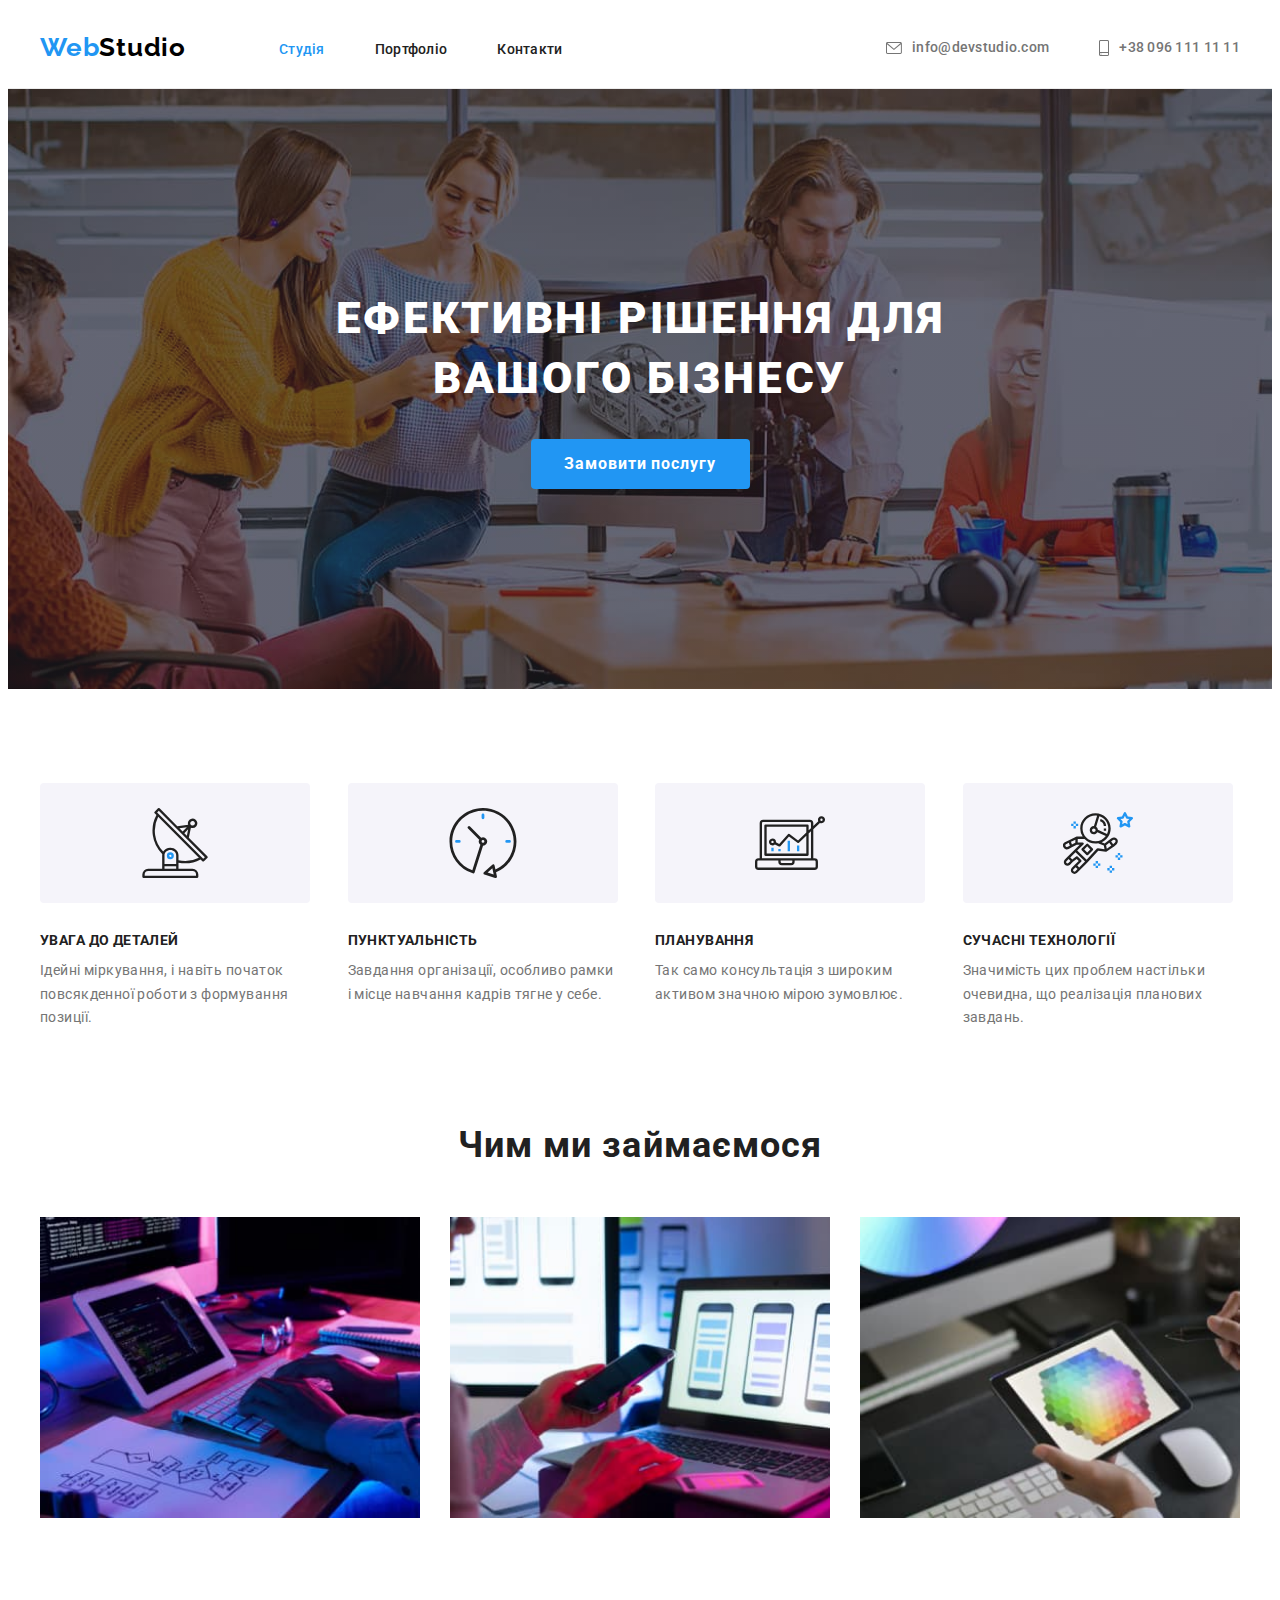
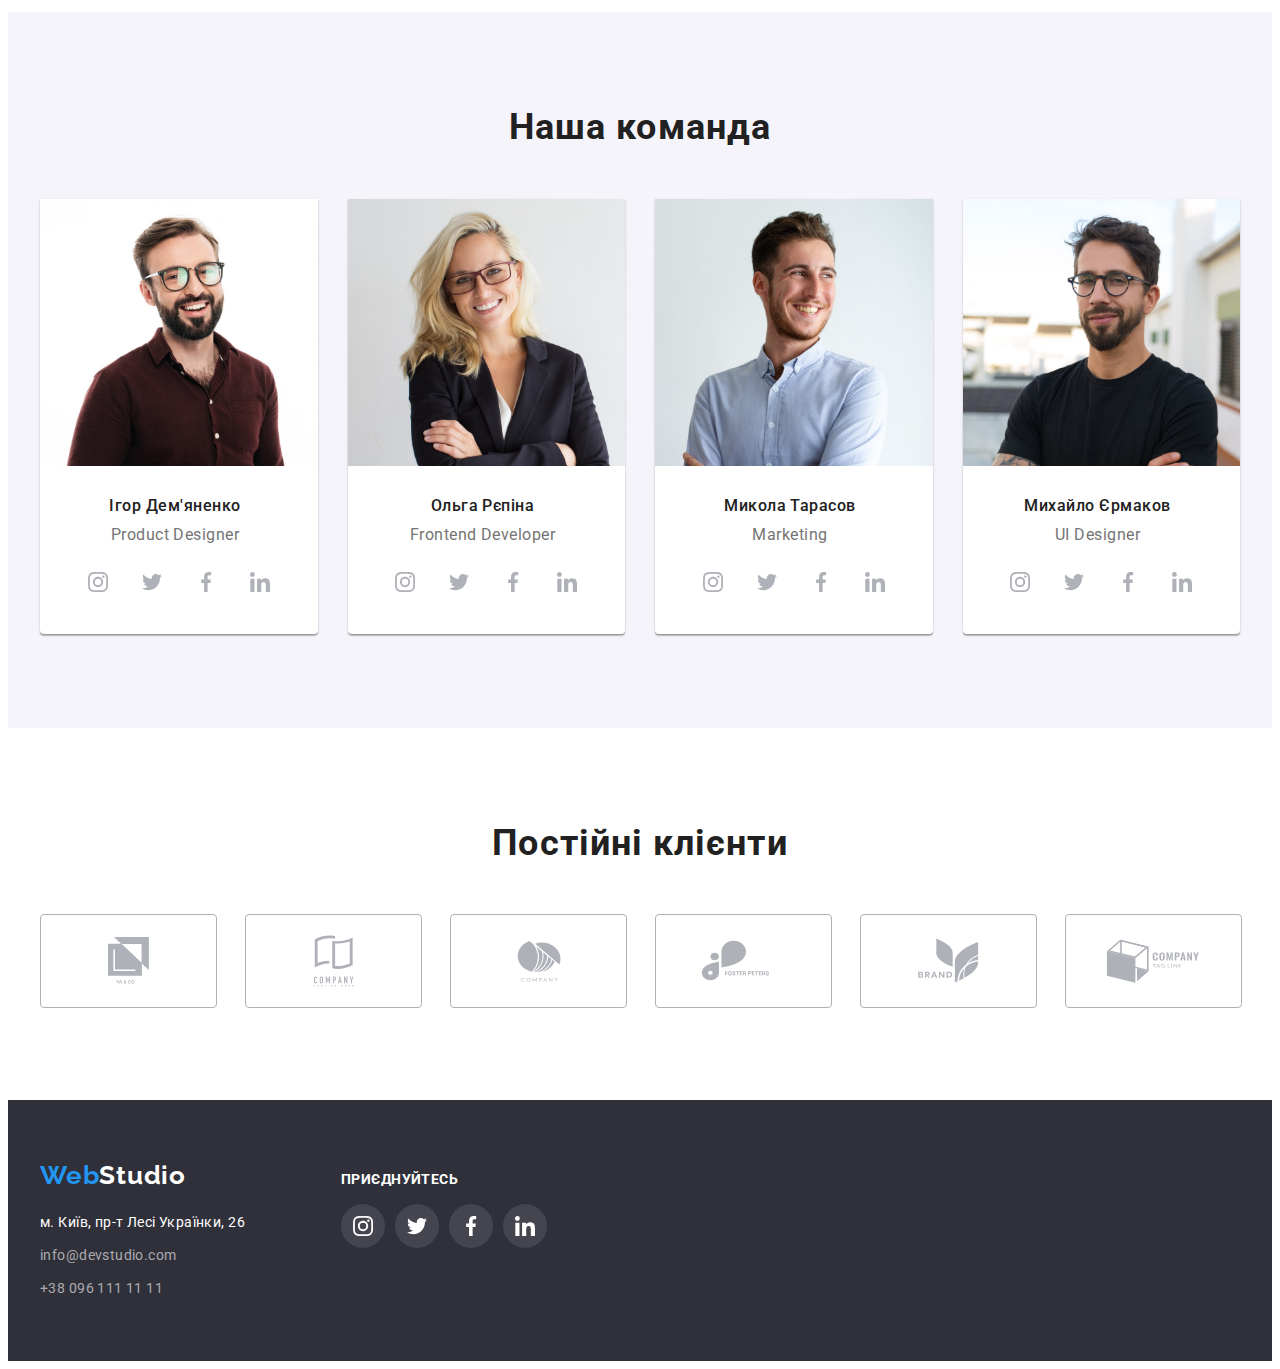
<file: index.html>
<!DOCTYPE html>
<html lang="uk">
  <head>
    <meta charset="UTF-8" />
    <meta http-equiv="X-UA-Compatible" content="IE=edge" />
    <meta name="viewport" content="width=device-width, initial-scale=1.0" />
    <title>Студія</title>
    <link rel="preconnect" href="https://fonts.googleapis.com" />
    <link rel="preconnect" href="https://fonts.gstatic.com" crossorigin />
    <link
      href="https://fonts.googleapis.com/css2?family=Raleway:wght@700&family=Roboto:wght@400;500;700;900&display=swap"
      rel="stylesheet"
    />
    <link
      rel="stylesheet"
      href="https://cdnjs.cloudflare.com/ajax/libs/modern-normalize/1.1.0/modern-normalize.min.css"
      integrity="sha512-wpPYUAdjBVSE4KJnH1VR1HeZfpl1ub8YT/NKx4PuQ5NmX2tKuGu6U/JRp5y+Y8XG2tV+wKQpNHVUX03MfMFn9Q=="
      crossorigin="anonymous"
      referrerpolicy="no-referrer"
    />
    <link rel="stylesheet" href="./css/styles.css" />
  </head>
  <body>
    <header class="header">
      <div class="container flex-container">
        <nav class="flex-container">
          <a class="header-logo link" href="./index.html" lang="en"
            >Web<span class="header-word">Studio</span>
          </a>
          <ul class="header-list list">
            <li class="header-item">
              <a class="header-link link current" href="./index.html">Студія</a>
            </li>
            <li class="header-item">
              <a class="header-link link" href="./portfolio.html">Портфоліо</a>
            </li>
            <li class="header-item">
              <a class="header-link link" href="#">Контакти</a>
            </li>
          </ul>
        </nav>
        <ul class="header-list-contacts list">
          <li class="header-contacts">
            <a
              class="header-contacts-link link flex-container"
              href="mailto:info@devstudio.com"
            >
              <svg class="header-icon" width="16" height="12">
                <use href="./images/symbol-defs.svg#icon-email"></use>
              </svg>
              info@devstudio.com</a
            >
          </li>
          <li class="header-contacts">
            <a
              class="header-contacts-link link flex-container"
              href="tel:+380961111111"
            >
              <svg class="header-icon" width="10" height="16">
                <use href="./images/symbol-defs.svg#icon-tel"></use>
              </svg>
              +38 096 111 11 11</a
            >
          </li>
        </ul>
      </div>
    </header>
    <main>
      <section class="hero">
        <div class="container">
          <h1 class="hero-title">Ефективні рішення для вашого бізнесу</h1>
          <button class="hero-btn" type="button">Замовити послугу</button>
        </div>
      </section>
      <section class="features">
        <div class="container">
          <h2 class="features-title visually-hidden">Особливості студії</h2>
          <ul class="features-list list flex-container">
            <li class="features-item">
              <div class="features-sprite">
                <svg class="features-icon" width="70" height="70">
                  <use
                    href="./images/symbol-defs.svg#icon-features-antenna"
                  ></use>
                </svg>
              </div>
              <h3 class="features-heading">Увага до деталей</h3>
              <p class="features-text">
                Ідейні міркування, і навіть початок повсякденної роботи з
                формування позиції.
              </p>
            </li>
            <li class="features-item">
              <div class="features-sprite">
                <svg class="features-icon" width="70" height="70">
                  <use
                    href="./images/symbol-defs.svg#icon-features-clock"
                  ></use>
                </svg>
              </div>
              <h3 class="features-heading">Пунктуальність</h3>
              <p class="features-text">
                Завдання організації, особливо рамки і місце навчання кадрів
                тягне у себе.
              </p>
            </li>
            <li class="features-item">
              <div class="features-sprite">
                <svg class="features-icon" width="70" height="70">
                  <use
                    href="./images/symbol-defs.svg#icon-features-diagram"
                  ></use>
                </svg>
              </div>
              <h3 class="features-heading">Планування</h3>
              <p class="features-text">
                Так само консультація з широким активом значною мірою зумовлює.
              </p>
            </li>
            <li class="features-item">
              <div class="features-sprite">
                <svg class="features-icon" width="70" height="70">
                  <use
                    href="./images/symbol-defs.svg#icon-features-astronaut"
                  ></use>
                </svg>
              </div>
              <h3 class="features-heading">Сучасні технології</h3>
              <p class="features-text">
                Значимість цих проблем настільки очевидна, що реалізація
                планових завдань.
              </p>
            </li>
          </ul>
        </div>
      </section>
      <section class="activity">
        <div class="container">
          <h2 class="activity-title">Чим ми займаємося</h2>
          <ul class="activity-list list flex-container">
            <li class="activity-item">
              <img
                src="./images/img-work1.jpg"
                alt="Веб розробка"
                width="370"
                height="294"
              />
            </li>
            <li class="activity-item">
              <img
                src="./images/img-work2.jpg"
                alt="Адаптивна верстка"
                width="370"
                height="294"
              />
            </li>
            <li class="activity-item">
              <img
                src="./images/img-work3.jpg"
                alt="Підбір кольорової палітри"
                width="370"
                height="294"
              />
            </li>
          </ul>
        </div>
      </section>
      <section class="team">
        <div class="container">
          <h2 class="team-title">Наша команда</h2>
          <ul class="team-list list flex-container">
            <li class="team-item">
              <img
                src="./images/product-designer.jpg"
                alt="Дизайнер"
                width="270"
                height="260"
              />
              <h3 class="team-heading">Ігор Дем'яненко</h3>
              <p class="team-text" lang="en">Product Designer</p>
              <ul class="team-list-soc list">
                <li class="team-soc-item">
                  <a class="team-soc-link" href="#">
                    <svg class="team-soc-icon" width="20" height="20">
                      <use href="./images/symbol-defs.svg#icon-instagram"></use>
                    </svg>
                  </a>
                </li>
                <li class="team-soc-item">
                  <a class="team-soc-link" href="#">
                    <svg class="team-soc-icon" width="20" height="20">
                      <use href="./images/symbol-defs.svg#icon-twitter"></use>
                    </svg>
                  </a>
                </li>
                <li class="team-soc-item">
                  <a class="team-soc-link" href="#">
                    <svg class="team-soc-icon" width="20" height="20">
                      <use href="./images/symbol-defs.svg#icon-facebook"></use>
                    </svg>
                  </a>
                </li>
                <li class="team-soc-item">
                  <a class="team-soc-link" href="#">
                    <svg class="team-soc-icon" width="20" height="20">
                      <use href="./images/symbol-defs.svg#icon-linkedin"></use>
                    </svg>
                  </a>
                </li>
              </ul>
            </li>
            <li class="team-item">
              <img
                src="./images/frontend-developer.jpg"
                alt="Разработчик"
                width="270"
                height="260"
              />
              <h3 class="team-heading">Ольга Рєпіна</h3>
              <p class="team-text" lang="en">Frontend Developer</p>
              <ul class="team-list-soc list">
                <li class="team-soc-item">
                  <a class="team-soc-link" href="#">
                    <svg class="team-soc-icon" width="20" height="20">
                      <use href="./images/symbol-defs.svg#icon-instagram"></use>
                    </svg>
                  </a>
                </li>
                <li class="team-soc-item">
                  <a class="team-soc-link" href="#">
                    <svg class="team-soc-icon" width="20" height="20">
                      <use href="./images/symbol-defs.svg#icon-twitter"></use>
                    </svg>
                  </a>
                </li>
                <li class="team-soc-item">
                  <a class="team-soc-link" href="#">
                    <svg class="team-soc-icon" width="20" height="20">
                      <use href="./images/symbol-defs.svg#icon-facebook"></use>
                    </svg>
                  </a>
                </li>
                <li class="team-soc-item">
                  <a class="team-soc-link" href="#">
                    <svg class="team-soc-icon" width="20" height="20">
                      <use href="./images/symbol-defs.svg#icon-linkedin"></use>
                    </svg>
                  </a>
                </li>
              </ul>
            </li>
            <li class="team-item">
              <img
                src="./images/marketing.jpg"
                alt="Маркетолог"
                width="270"
                height="260"
              />
              <h3 class="team-heading">Микола Тарасов</h3>
              <p class="team-text" lang="en">Marketing</p>
              <ul class="team-list-soc list">
                <li class="team-soc-item">
                  <a class="team-soc-link" href="#">
                    <svg class="team-soc-icon" width="20" height="20">
                      <use href="./images/symbol-defs.svg#icon-instagram"></use>
                    </svg>
                  </a>
                </li>
                <li class="team-soc-item">
                  <a class="team-soc-link" href="#">
                    <svg class="team-soc-icon" width="20" height="20">
                      <use href="./images/symbol-defs.svg#icon-twitter"></use>
                    </svg>
                  </a>
                </li>
                <li class="team-soc-item">
                  <a class="team-soc-link" href="#">
                    <svg class="team-soc-icon" width="20" height="20">
                      <use href="./images/symbol-defs.svg#icon-facebook"></use>
                    </svg>
                  </a>
                </li>
                <li class="team-soc-item">
                  <a class="team-soc-link" href="#">
                    <svg class="team-soc-icon" width="20" height="20">
                      <use href="./images/symbol-defs.svg#icon-linkedin"></use>
                    </svg>
                  </a>
                </li>
              </ul>
            </li>
            <li class="team-item">
              <img
                src="./images/ui-designer.jpg"
                alt="Дизайнер Інтерфейса"
                width="270"
                height="260"
              />
              <h3 class="team-heading">Михайло Єрмаков</h3>
              <p class="team-text" lang="en">UI Designer</p>
              <ul class="team-list-soc list">
                <li class="team-soc-item">
                  <a class="team-soc-link" href="#">
                    <svg class="team-soc-icon" width="20" height="20">
                      <use href="./images/symbol-defs.svg#icon-instagram"></use>
                    </svg>
                  </a>
                </li>
                <li class="team-soc-item">
                  <a class="team-soc-link" href="#">
                    <svg class="team-soc-icon" width="20" height="20">
                      <use href="./images/symbol-defs.svg#icon-twitter"></use>
                    </svg>
                  </a>
                </li>
                <li class="team-soc-item">
                  <a class="team-soc-link" href="#">
                    <svg class="team-soc-icon" width="20" height="20">
                      <use href="./images/symbol-defs.svg#icon-facebook"></use>
                    </svg>
                  </a>
                </li>
                <li class="team-soc-item">
                  <a class="team-soc-link" href="#">
                    <svg class="team-soc-icon" width="20" height="20">
                      <use href="./images/symbol-defs.svg#icon-linkedin"></use>
                    </svg>
                  </a>
                </li>
              </ul>
            </li>
          </ul>
        </div>
      </section>
      <section class="clients">
        <div class="container">
          <h2 class="clients-title">Постійні клієнти</h2>
          <ul class="clients-list list">
            <li class="clients-item">
              <a class="clients-link" href="#">
                <svg class="clients-icon" width="41" height="47">
                  <use href="./images/symbol-defs.svg#icon-client1"></use>
                </svg>
              </a>
            </li>
            <li class="clients-item">
              <a class="clients-link" href="#">
                <svg class="clients-icon" width="40" height="52">
                  <use href="./images/symbol-defs.svg#icon-client2"></use>
                </svg>
              </a>
            </li>
            <li class="clients-item">
              <a class="clients-link" href="#">
                <svg class="clients-icon" width="44" height="42">
                  <use href="./images/symbol-defs.svg#icon-client3"></use>
                </svg>
              </a>
            </li>
            <li class="clients-item">
              <a class="clients-link" href="#">
                <svg class="clients-icon" width="85" height="41">
                  <use href="./images/symbol-defs.svg#icon-client4"></use>
                </svg>
              </a>
            </li>
            <li class="clients-item">
              <a class="clients-link" href="#">
                <svg class="clients-icon" width="63" height="45">
                  <use href="./images/symbol-defs.svg#icon-client5"></use>
                </svg>
              </a>
            </li>
            <li class="clients-item">
              <a class="clients-link" href="#">
                <svg class="clients-icon" width="94" height="44">
                  <use href="./images/symbol-defs.svg#icon-client6"></use>
                </svg>
              </a>
            </li>
          </ul>
        </div>
      </section>
    </main>

    <footer class="footer">
      <div class="container footer-container">
        <div class="footer-contacts">
          <a class="footer-logo link" href="./index.html" lang="en"
            >Web<span class="footer-word">Studio</span>
          </a>
          <address>
            <ul class="footer-list list">
              <li class="footer-item">
                <a
                  class="footer-address link"
                  href="https://goo.gl/maps/BTiQaYyB7gMG9SHp6"
                  target="_blank"
                  rel="noopener noreferrer nofollow"
                  >м. Київ, пр-т Лесі Українки, 26</a
                >
              </li>
              <li class="footer-item">
                <a
                  class="footer-contacts-link link"
                  href="mailto:info@devstudio.com"
                  >info@devstudio.com</a
                >
              </li>
              <li class="footer-item">
                <a class="footer-contacts-link link" href="tel:+380961111111"
                  >+38 096 111 11 11</a
                >
              </li>
            </ul>
          </address>
        </div>
        <div class="footer-soc">
          <h3 class="footer-heading">Приєднуйтесь</h3>
          <ul class="footer-list-soc list">
            <li class="footer-soc-item">
              <a class="footer-soc-link" href="#">
                <svg class="footer-soc-icon" width="20" height="20">
                  <use href="./images/symbol-defs.svg#icon-instagram"></use>
                </svg>
              </a>
            </li>
            <li class="footer-soc-item">
              <a class="footer-soc-link" href="#">
                <svg class="footer-soc-icon" width="20" height="20">
                  <use href="./images/symbol-defs.svg#icon-twitter"></use>
                </svg>
              </a>
            </li>
            <li class="footer-soc-item">
              <a class="footer-soc-link" href="#">
                <svg class="footer-soc-icon" width="20" height="20">
                  <use href="./images/symbol-defs.svg#icon-facebook"></use>
                </svg>
              </a>
            </li>
            <li class="footer-soc-item">
              <a class="footer-soc-link" href="#">
                <svg class="footer-soc-icon" width="20" height="20">
                  <use href="./images/symbol-defs.svg#icon-linkedin"></use>
                </svg>
              </a>
            </li>
          </ul>
        </div>
      </div>
    </footer>
  </body>
</html>
</file>
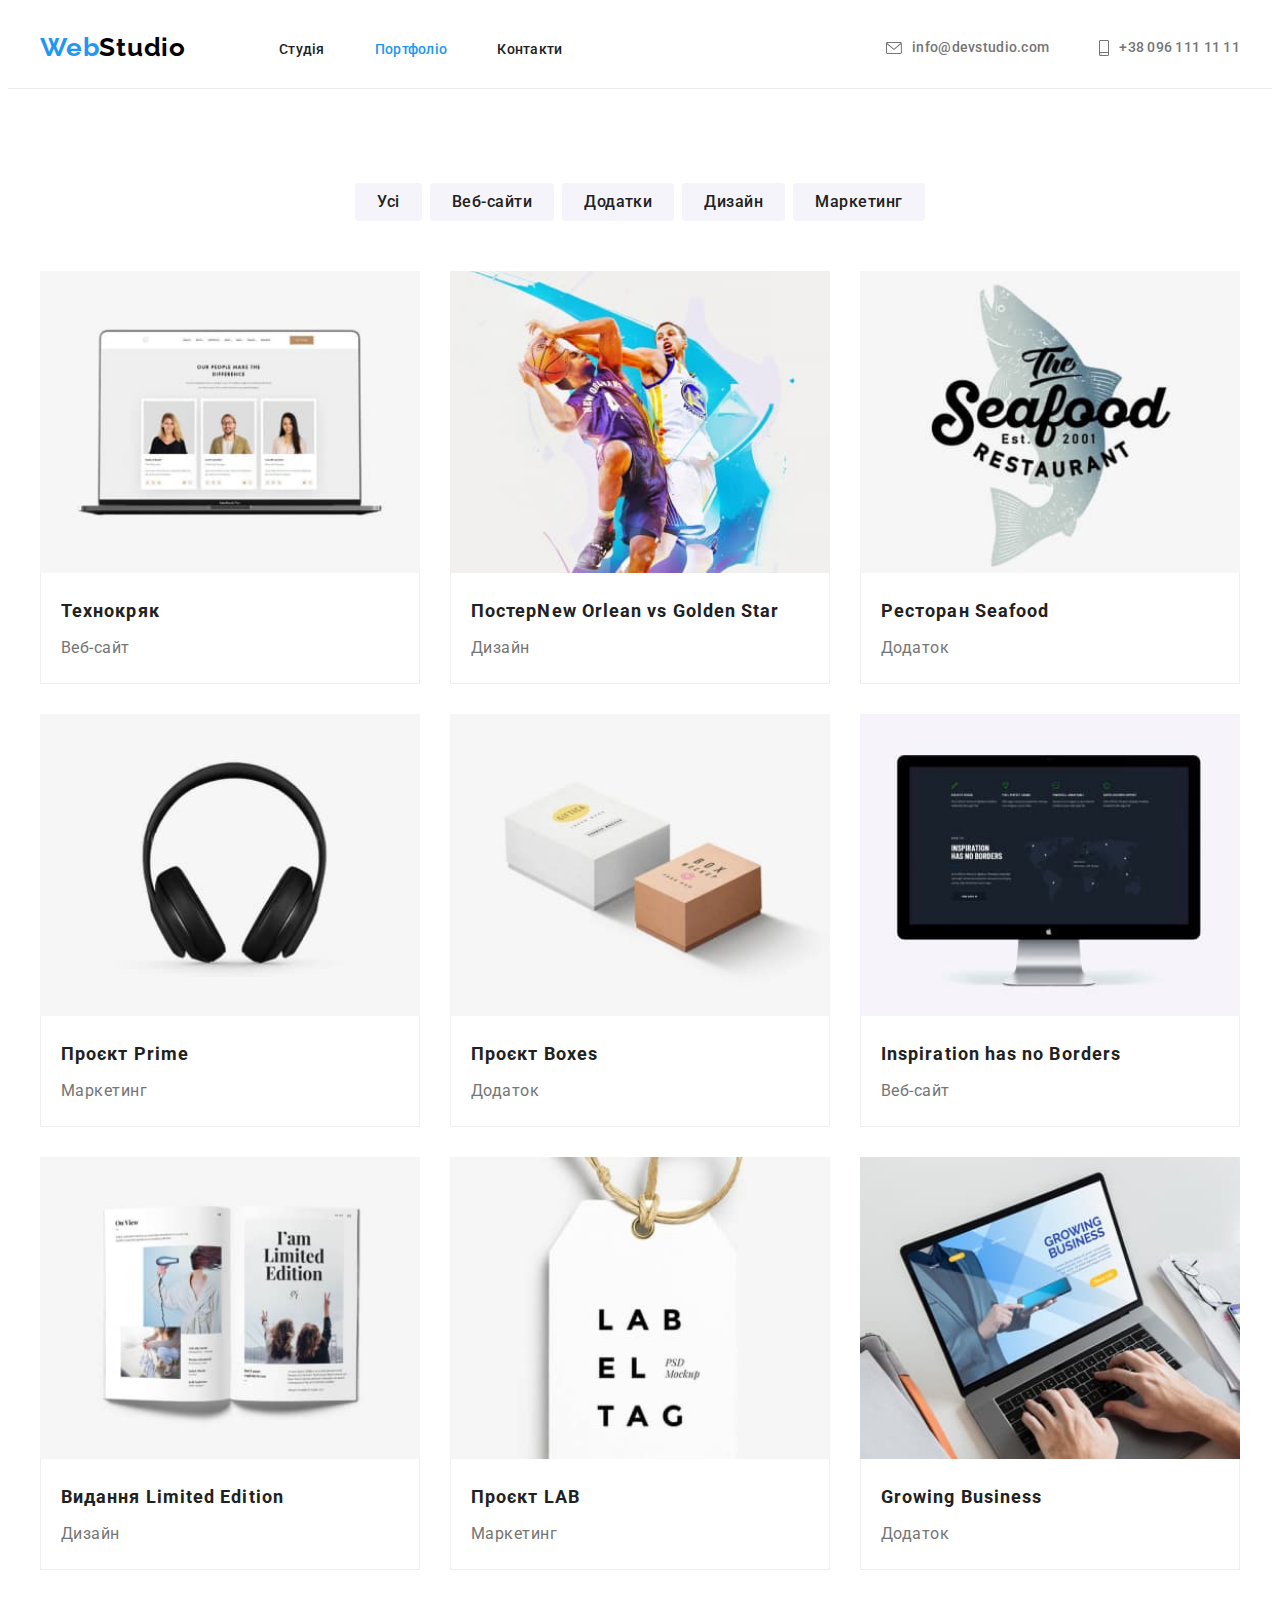
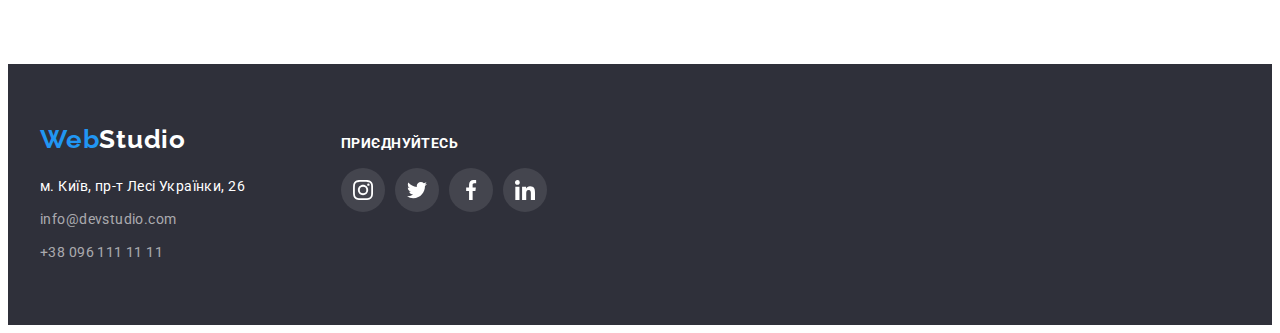
<file: portfolio.html>
<!DOCTYPE html>
<html lang="uk">
  <head>
    <meta charset="UTF-8" />
    <meta http-equiv="X-UA-Compatible" content="IE=edge" />
    <meta name="viewport" content="width=device-width, initial-scale=1.0" />
    <title>Студія</title>
    <link rel="preconnect" href="https://fonts.googleapis.com" />
    <link rel="preconnect" href="https://fonts.gstatic.com" crossorigin />
    <link
      href="https://fonts.googleapis.com/css2?family=Raleway:wght@700&family=Roboto:wght@400;500;700;900&display=swap"
      rel="stylesheet"
    />
    <link
      rel="stylesheet"
      href="https://cdnjs.cloudflare.com/ajax/libs/modern-normalize/1.1.0/modern-normalize.min.css"
      integrity="sha512-wpPYUAdjBVSE4KJnH1VR1HeZfpl1ub8YT/NKx4PuQ5NmX2tKuGu6U/JRp5y+Y8XG2tV+wKQpNHVUX03MfMFn9Q=="
      crossorigin="anonymous"
      referrerpolicy="no-referrer"
    />
    <link rel="stylesheet" href="./css/styles.css" />
  </head>
  <body>
    <header class="header">
      <div class="container flex-container">
        <nav class="flex-container">
          <a class="header-logo link" href="./index.html" lang="en"
            >Web<span class="header-word">Studio</span>
          </a>
          <ul class="header-list list">
            <li class="header-item">
              <a class="header-link link" href="./index.html">Студія</a>
            </li>
            <li class="header-item">
              <a class="header-link link current" href="./portfolio.html"
                >Портфоліо</a
              >
            </li>
            <li class="header-item">
              <a class="header-link link" href="#">Контакти</a>
            </li>
          </ul>
        </nav>
        <ul class="header-list-contacts list">
          <li class="header-contacts">
            <a
              class="header-contacts-link link flex-container"
              href="mailto:info@devstudio.com"
            >
              <svg class="header-icon" width="16" height="12">
                <use href="./images/symbol-defs.svg#icon-email"></use>
              </svg>
              info@devstudio.com</a
            >
          </li>
          <li class="header-contacts">
            <a
              class="header-contacts-link link flex-container"
              href="tel:+380961111111"
            >
              <svg class="header-icon" width="10" height="16">
                <use href="./images/symbol-defs.svg#icon-tel"></use>
              </svg>
              +38 096 111 11 11</a
            >
          </li>
        </ul>
      </div>
    </header>
    <main>
      <section class="gallery">
        <div class="container">
          <h1 class="gallery-title visually-hidden">Галерея</h1>
          <ul class="gallery-items list flex-container">
            <li><button class="gallery-btn" type="button">Усі</button></li>
            <li>
              <button class="gallery-btn" type="button">Веб-сайти</button>
            </li>
            <li><button class="gallery-btn" type="button">Додатки</button></li>
            <li><button class="gallery-btn" type="button">Дизайн</button></li>
            <li>
              <button class="gallery-btn" type="button">Маркетинг</button>
            </li>
          </ul>
          <ul class="gallery-list list flex-container">
            <li class="gallery-item">
              <a class="gallery-link link" href="#">
                <img
                  src="./images/img-technocrack.jpg"
                  alt="Веб-сайт Технокряк"
                  width="370"
                  height="294"
                />
                <div class="gallery-content">
                  <h3 class="gallery-heading">Технокряк</h3>
                  <p class="gallery-text">Веб-сайт</p>
                </div>
              </a>
            </li>
            <li class="gallery-item">
              <a class="gallery-link link" href="">
                <img
                  src="./images/img-poster.jpg"
                  alt="Постер New Orlean vs Golden Star"
                  width="370"
                  height="294"
                />
                <div class="gallery-content">
                  <h3 class="gallery-heading">
                    Постер<span lang="en">New Orlean vs Golden Star</span>
                  </h3>
                  <p class="gallery-text">Дизайн</p>
                </div>
              </a>
            </li>
            <li class="gallery-item">
              <a class="gallery-link link" href="#">
                <img
                  src="./images/img-seafood.jpg"
                  alt="Ресторан Seafood"
                  width="370"
                  height="294"
                />
                <div class="gallery-content">
                  <h3 class="gallery-heading">
                    Ресторан <span lang="en">Seafood</span>
                  </h3>
                  <p class="gallery-text">Додаток</p>
                </div>
              </a>
            </li>
            <li class="gallery-item">
              <a class="gallery-link link" href="#">
                <img
                  src="./images/img-prime.jpg"
                  alt="Проєкт Prime"
                  width="370"
                  height="294"
                />
                <div class="gallery-content">
                  <h3 class="gallery-heading">
                    Проєкт <span lang="en">Prime</span>
                  </h3>
                  <p class="gallery-text">Маркетинг</p>
                </div>
              </a>
            </li>
            <li class="gallery-item">
              <a class="gallery-link link" href="#">
                <img
                  src="./images/img-boxes.jpg"
                  alt="Проєкт Boxes"
                  width="370"
                  height="294"
                />
                <div class="gallery-content">
                  <h3 class="gallery-heading">
                    Проєкт <span lang="en">Boxes</span>
                  </h3>
                  <p class="gallery-text">Додаток</p>
                </div>
              </a>
            </li>
            <li class="gallery-item">
              <a class="gallery-link link" href="#">
                <img
                  src="./images/img-inspiration.jpg"
                  alt="Веб-сайт Inspiration has no Borders"
                  width="370"
                  height="294"
                />
                <div class="gallery-content">
                  <h3 class="gallery-heading" lang="en">
                    Inspiration has no Borders
                  </h3>
                  <p class="gallery-text">Веб-сайт</p>
                </div>
              </a>
            </li>
            <li class="gallery-item">
              <a class="gallery-link link" href="#">
                <img
                  src="./images/img-limited-edition.jpg"
                  alt="Видання Limited Edition"
                  width="370"
                  height="294"
                />
                <div class="gallery-content">
                  <h3 class="gallery-heading">
                    Видання <span lang="en">Limited Edition</span>
                  </h3>
                  <p class="gallery-text">Дизайн</p>
                </div>
              </a>
            </li>
            <li class="gallery-item">
              <a class="gallery-link link" href="#">
                <img
                  src="./images/img-lab.jpg"
                  alt="Проєкт LAB"
                  width="370"
                  height="294"
                />
                <div class="gallery-content">
                  <h3 class="gallery-heading">
                    Проєкт <span lang="en">LAB</span>
                  </h3>
                  <p class="gallery-text">Маркетинг</p>
                </div>
              </a>
            </li>
            <li class="gallery-item">
              <a class="gallery-link link" href="#">
                <img
                  src="./images/img-growing-business.jpg"
                  alt="Growing Business"
                  width="370"
                  height="294"
                />
                <div class="gallery-content">
                  <h3 class="gallery-heading" lang="en">Growing Business</h3>
                  <p class="gallery-text">Додаток</p>
                </div>
              </a>
            </li>
          </ul>
        </div>
      </section>
    </main>

    <footer class="footer">
      <div class="container footer-container">
        <div class="footer-contacts">
          <a class="footer-logo link" href="./index.html" lang="en"
            >Web<span class="footer-word">Studio</span>
          </a>
          <address>
            <ul class="footer-list list">
              <li class="footer-item">
                <a
                  class="footer-address link"
                  href="https://goo.gl/maps/BTiQaYyB7gMG9SHp6"
                  target="_blank"
                  rel="noopener noreferrer nofollow"
                  >м. Київ, пр-т Лесі Українки, 26</a
                >
              </li>
              <li class="footer-item">
                <a
                  class="footer-contacts-link link"
                  href="mailto:info@devstudio.com"
                  >info@devstudio.com</a
                >
              </li>
              <li class="footer-item">
                <a class="footer-contacts-link link" href="tel:+380961111111"
                  >+38 096 111 11 11</a
                >
              </li>
            </ul>
          </address>
        </div>
        <div class="footer-soc">
          <h3 class="footer-heading">Приєднуйтесь</h3>
          <ul class="footer-list-soc list">
            <li class="footer-soc-item">
              <a class="footer-soc-link" href="#">
                <svg class="footer-soc-icon" width="20" height="20">
                  <use href="./images/symbol-defs.svg#icon-instagram"></use>
                </svg>
              </a>
            </li>
            <li class="footer-soc-item">
              <a class="footer-soc-link" href="#">
                <svg class="footer-soc-icon" width="20" height="20">
                  <use href="./images/symbol-defs.svg#icon-twitter"></use>
                </svg>
              </a>
            </li>
            <li class="footer-soc-item">
              <a class="footer-soc-link" href="#">
                <svg class="footer-soc-icon" width="20" height="20">
                  <use href="./images/symbol-defs.svg#icon-facebook"></use>
                </svg>
              </a>
            </li>
            <li class="footer-soc-item">
              <a class="footer-soc-link" href="#">
                <svg class="footer-soc-icon" width="20" height="20">
                  <use href="./images/symbol-defs.svg#icon-linkedin"></use>
                </svg>
              </a>
            </li>
          </ul>
        </div>
      </div>
    </footer>
  </body>
</html>
</file>
<file: css/styles.css>
:root {
  --top-text-color: #212121;
  --text-color: #757575;
  --second-text-color: #ffffff;
  --accent-color: #2196f3;
  --btn-background: ;
}

p,
h1,
h2,
h3,
h4,
h5,
h6 {
  margin: 0;
}

ul,
ol {
  margin: 0;
  padding-left: 0;
}

img {
  display: block;
  width: 100%;
  height: auto;
}

body {
  font-family: "Roboto", sans-serif;
  background: var(--second-text-color);
}

.container {
  width: 1200px;
  padding-left: 15px;
  padding-right: 15px;
  margin: 0 auto;
}

.list {
  list-style: none;
}

.link {
  text-decoration: none;
}

.flex-container {
  display: flex;
  align-items: center;
}

/* -------------HEADER------------- */
.header {
  border-bottom: 1px solid #ececec;
}

.header-logo {
  font-family: "Raleway", sans-serif;
  font-weight: 700;
  font-size: 26px;
  line-height: 1.92;
  letter-spacing: 0.03em;
  color: var(--accent-color);
  margin-right: 93px;
}

.header-word {
  color: #000000;
}

.header-list,
.header-list-contacts {
  display: flex;
  align-items: center;
  gap: 50px;
}

.header-list-contacts {
  margin-left: auto;
}

.header-link,
.header-contacts-link {
  font-weight: 500;
  font-size: 14px;
  line-height: 1.14;
  letter-spacing: 0.02em;
  padding-top: 32px;
  padding-bottom: 32px;
}

.header-link {
  color: var(--top-text-color);
}

.header-link:focus,
.header-link:hover,
.current {
  color: var(--accent-color);
  /* text-shadow: 0px 4px 4px rgba(0, 0, 0, 0.25); */
}

.header-contacts-link {
  color: var(--text-color);
  justify-content: center;
}

.header-contacts-link:focus,
.header-contacts-link:hover {
  color: var(--accent-color);
}

.header-icon {
  margin-right: 10px;
  fill: currentColor;
}
/* -------------HERO------------- */

.hero {
  max-width: 1600px;
  margin-right: auto;
  margin-left: auto;
  padding-top: 200px;
  padding-bottom: 200px;
  background-image: linear-gradient(
      rgba(47, 48, 58, 0.4),
      rgba(47, 48, 58, 0.4)
    ),
    url(../images/fon-hero.jpg);
  background-repeat: no-repeat;
  background-position: center;
  background-size: cover;
  text-align: center;
}

.hero-title {
  margin: 0 auto 30px auto;
  max-width: 696px;
  font-weight: 900;
  font-size: 44px;
  line-height: 1.36;
  letter-spacing: 0.06em;
  text-transform: uppercase;
  color: var(--second-text-color);
}

.hero-btn {
  font-family: inherit;
  font-weight: 700;
  font-size: 16px;
  line-height: 1.88;
  text-align: center;
  letter-spacing: 0.06em;
  cursor: pointer;
  border-radius: 4px;
  border: none;
  color: var(--second-text-color);
  background: var(--accent-color);
  min-width: 219px;
  height: 50px;
}

.hero-btn:focus,
.hero-btn:hover {
  background: #188ce8;
  box-shadow: 0px 4px 4px rgba(0, 0, 0, 0.15);
}

/* -------------FEATURES------------- */

.visually-hidden {
  position: absolute;
  white-space: nowrap;
  width: 1px;
  height: 1px;
  overflow: hidden;
  border: 0;
  padding: 0;
  clip: rect(0 0 0 0);
  clip-path: inset(50%);
  margin: -1px;
}

.features {
  padding-top: 94px;
  padding-bottom: 94px;
}

.features-list {
  flex-wrap: wrap;
  gap: 30px;
  justify-content: center;
  align-items: flex-start;
}

.features-item {
  flex-basis: calc((100% - 90px) / 4);
}

.features-sprite {
  width: 270px;
  height: 120px;
  margin-bottom: 30px;
  background: #f5f4fa;
  border-radius: 4px;
  display: flex;
  justify-content: center;
  align-items: center;
}

.features-heading {
  max-width: 270px;
  margin-bottom: 10px;
  font-size: 14px;
  line-height: 1.14;
  letter-spacing: 0.03em;
  text-transform: uppercase;
  color: var(--top-text-color);
}

.features-text {
  max-width: 270px;
  font-size: 14px;
  line-height: 1.71;
  letter-spacing: 0.03em;
  color: var(--text-color);
}

/* -------------ACTIVITY------------- */
.activity {
  padding-bottom: 94px;
}

.activity-title,
.team-title,
.clients-title {
  margin-bottom: 50px;
  font-size: 36px;
  line-height: 1.17;
  text-align: center;
  letter-spacing: 0.03em;
  color: var(--top-text-color);
}

.activity-list {
  flex-wrap: wrap;
  gap: 30px;
  justify-content: space-between;
}

.activity-item {
  flex-basis: calc((100% - 60px) / 3);
}
/* -------------TEAM------------- */
.team {
  padding-top: 94px;
  padding-bottom: 94px;
  background: #f5f4fa;
}

.team-list {
  flex-wrap: wrap;
  gap: 30px;
  justify-content: space-between;
  align-items: flex-start;
}

.team-item {
  padding-bottom: 30px;
  width: calc((100% - 90px) / 4);
  /* flex-basis: calc((100% - 90px) / 4); */
  border-radius: 0px 0px 4px 4px;
  background: var(--second-text-color);
  box-shadow: 0px 1px 3px rgba(0, 0, 0, 0.12), 0px 1px 1px rgba(0, 0, 0, 0.14),
    0px 2px 1px rgba(0, 0, 0, 0.2);
  border-radius: 0px 0px 4px 4px;
}

.team-heading {
  max-width: 270px;
  margin-top: 30px;
  font-weight: 500;
  font-size: 16px;
  line-height: 1.19x;
  text-align: center;
  letter-spacing: 0.03em;
  color: var(--top-text-color);
}

.team-text {
  max-width: 270px;
  margin-top: 10px;
  font-size: 16px;
  line-height: 1.19;
  text-align: center;
  letter-spacing: 0.03em;
  color: var(--text-color);
}

.team-list-soc {
  display: flex;
  justify-content: center;
  gap: 10px;
  margin-top: 16px;
}

.team-soc-item {
  width: 44px;
  height: 44px;
}
.team-soc-link {
  width: 100%;
  height: 100%;
  border-radius: 50%;
  border: none;
  display: flex;
  align-items: center;
  justify-content: center;
  color: #afb1b8;
}

.team-soc-icon {
  fill: currentColor;
}

.team-soc-link:hover,
.team-soc-link:focus {
  background-color: var(--accent-color);
  color: var(--second-text-color);
}

/* -------------CLIENTS------------- */

.clients {
  padding-top: 94px;
  padding-bottom: 94px;
}

.clients-list {
  display: flex;
  gap: 30px;
  align-items: center;
  justify-content: center;
}

.clients-item {
  width: calc((100% - 150px) / 6);
  height: 92px;
}

.clients-link {
  display: flex;
  align-items: center;
  justify-content: center;
  width: 100%;
  height: 100%;
  border: 1px solid #afb1b8;
  border-radius: 4px;
  color: #afb1b8;
}

.clients-icon {
  fill: currentColor;
}

.clients-link:hover,
.clients-link:focus {
  color: var(--accent-color);
  border: 1px solid var(--accent-color);
}
/* -------------FOOTER------------- */

.footer {
  padding-top: 60px;
  padding-bottom: 60px;
  background: #2f303a;
}

.footer-container {
  display: flex;
  align-items: baseline;
}

.footer-logo {
  display: inline-block;
  margin-bottom: 20px;
  font-family: "Raleway", sans-serif;
  font-weight: 700;
  font-size: 26px;
  line-height: 1.19;
  letter-spacing: 0.03em;
  color: var(--accent-color);
}

.footer-word {
  color: var(--second-text-color);
}

.footer-item {
  font-style: normal;
  font-weight: 400;
  font-size: 14px;
  line-height: 1.71;
  letter-spacing: 0.03em;
  margin-bottom: 9px;
  width: 231px;
}

.footer-item:last-child {
  margin-bottom: 0;
}

.footer-address {
  color: var(--second-text-color);
}

.footer-contacts-link {
  color: rgba(255, 255, 255, 0.6);
}

.footer-contacts-link:focus,
.footer-contacts-link:hover,
.footer-address:focus,
.footer-address:hover {
  color: var(--accent-color);
}

.footer-soc {
  margin-left: 70px;
}

.footer-list-soc {
  display: flex;
  justify-content: center;
  gap: 10px;
  margin-top: 16px;
}
.footer-heading {
  font-weight: 700;
  font-size: 14px;
  line-height: 1.14;
  letter-spacing: 0.03em;
  text-transform: uppercase;
  color: var(--second-text-color);
}

.footer-soc-item {
  width: 44px;
  height: 44px;
}
.footer-soc-link {
  width: 100%;
  height: 100%;
  border-radius: 50%;
  border: none;
  display: flex;
  align-items: center;
  justify-content: center;
  color: var(--second-text-color);
  background: rgba(255, 255, 255, 0.1);
}

.footer-soc-icon {
  fill: currentColor;
}

.footer-soc-link:hover,
.footer-soc-link:focus {
  background-color: var(--accent-color);
  color: var(--second-text-color);
}

/* -------------PORTFOLIO------------- */

/* -------------GALLERY------------- */
.gallery {
  padding-top: 94px;
  padding-bottom: 94px;
}

.gallery-items {
  justify-content: center;
  gap: 8px;
  margin-bottom: 50px;
}

.gallery-btn {
  padding: 6px 22px;
  font-family: inherit;
  font-weight: 500;
  font-size: 16px;
  line-height: 1.62;
  text-align: center;
  letter-spacing: 0.03em;
  cursor: pointer;
  border: none;
  border-radius: 4px;
  color: var(--top-text-color);
  background: #f5f4fa;
}

.gallery-btn:focus,
.gallery-btn:hover {
  color: var(--second-text-color);
  background: var(--accent-color);
  box-shadow: 0px 3px 1px rgba(0, 0, 0, 0.1), 0px 1px 2px rgba(0, 0, 0, 0.08),
    0px 2px 2px rgba(0, 0, 0, 0.12);
  border-radius: 4px;
}

.gallery-list {
  flex-wrap: wrap;
  gap: 30px;
  align-items: flex-start;
}

.gallery-heading:hover,
.gallery-text:hover {
  color: var(--accent-color);
}

.gallery-item {
  flex-basis: calc((100% - 60px) / 3);
}

.gallery-link {
  display: block;
}

.gallery-link:hover,
.gallery-link:focus {
  box-shadow: 0px 1px 1px rgba(0, 0, 0, 0.12), 0px 4px 4px rgba(0, 0, 0, 0.06),
    1px 4px 6px rgba(0, 0, 0, 0.16);
}

.gallery-content {
  padding: 20px;
  border: 1px solid #eeeeee;
  border-top: none;
}

.gallery-heading {
  max-width: 370px;
  font-weight: 700;
  font-size: 18px;
  line-height: 2;
  letter-spacing: 0.06em;
  color: var(--top-text-color);
}

.gallery-text {
  max-width: 370px;
  margin-top: 4px;
  font-size: 16px;
  line-height: 1.88;
  letter-spacing: 0.03em;
  color: var(--text-color);
}
</file>
